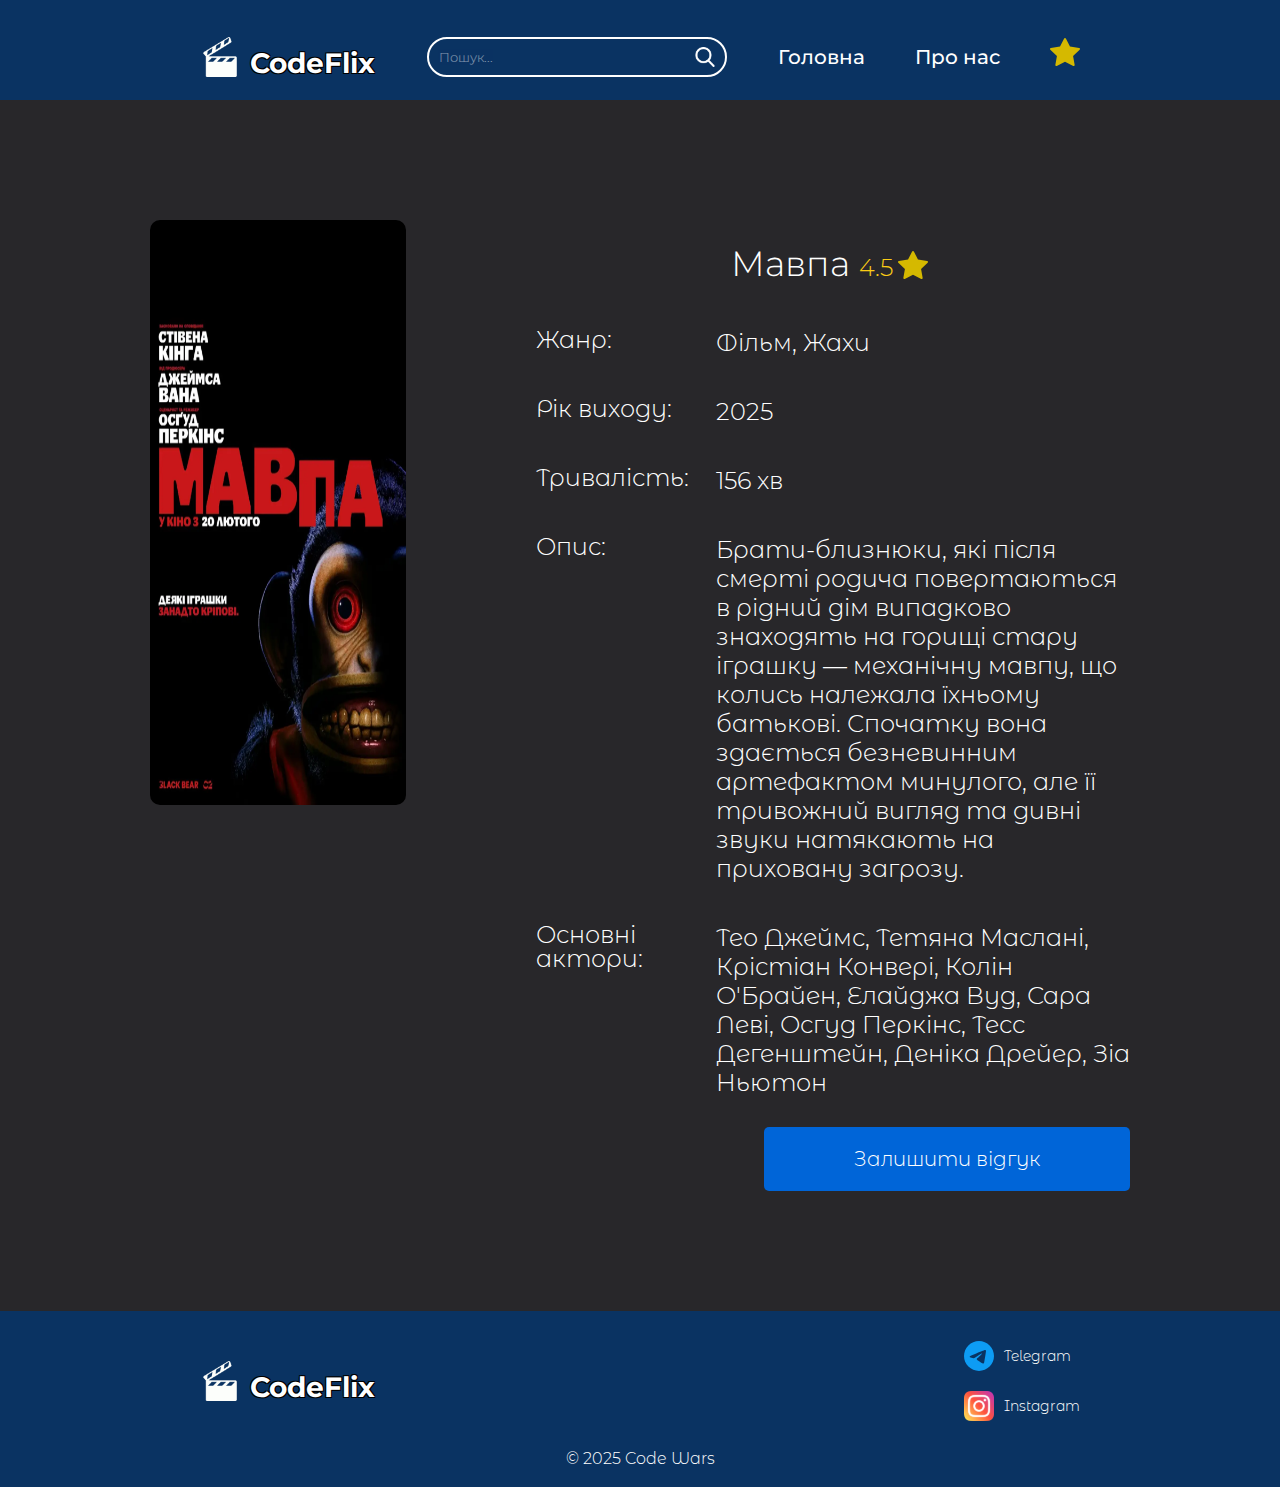
<file: monkey.html>
<!DOCTYPE html>
<html lang="en">
  <head>
    <meta charset="UTF-8" />
    <meta name="viewport" content="width=device-width, initial-scale=1.0" />
    <link rel="stylesheet" href="./monkey.css" />
    <title>CodeFlix</title>
  </head>
  <body>
    
    <header>
        <div class="header-container">
            <div class="header-content">
                <a href="#" class="header-logo"> CodeFlix </a>
                <form class="search-form">
                    <input type="text" placeholder="Пошук..." />
                    <button type="submit">
                        <img src="./images/search.png" alt="Пошук" />
                    </button>
                </form>
                <nav class="header-nav">
                    <a href="index.html"> Головна </a>
                    <a href="aboutUs.html"> Про нас </a>
                    <a href="#">
                        <img class="favorite-icon" src="./images/favotite.svg" alt="Улюблене" />
                    </a>
                </nav>
            </div>
        </div>
    </header>
    <main>
      <section class="movie-card">
       <div class="movie-poster"> <img src="./images/monkey.png" alt="monkey1" /></div>
        <div class="movie-info">
          <h2 class="movie-title">Мавпа <span class="movie-rating">4.5  <img class="favorite-icon" src="./images/favotite.svg" alt="#" /></span></h2>
        
          <div class="info-grid">
            <div class="info-label">Жанр:</div>
            <div class="info-value">Фільм, Жахи</div>
        
            <div class="info-label">Рік виходу:</div>
            <div class="info-value">2025</div>
        
            <div class="info-label">Тривалість:</div>
            <div class="info-value">156 хв</div>
        
            <div class="info-label">Опис:</div>
            <div class="info-value">
              <em>Брати-близнюки, які після смерті родича повертаються в рідний дім випадково знаходять на горищі стару іграшку — механічну мавпу, що колись належала їхньому батькові. Спочатку вона здається безневинним артефактом минулого, але її тривожний вигляд та дивні звуки натякають на приховану загрозу.</em>
            </div>
        
            <div class="info-label">Основні актори:</div>
            <div class="info-value">
              Тео Джеймс, Тетяна Маслані, Крістіан Конвері, Колін О'Брайен, Елайджа Вуд, Сара Леві, Осгуд Перкінс, Тесс Дегенштейн, Деніка Дрейер, Зіа Ньютон
            </div>
          </div>
        
          <div class="review-button-container">
            <button class="review-button">Залишити відгук</button>
          </div>
        </div>
      </section>
    </main>
    <footer>
    <div class="footer-container">
        <div class="footer-content">
            <a href="#" class="header-logo"> CodeFlix </a>
            <div class="contacts">
                <div class="network">
                    <a href="#">
                        <img class="network-icon" src="./images/telegram.svg" alt="Telegram" />
                        Telegram
                    </a>
                </div>
                <div class="network">
                    <a href="#">
                        <img class="network-icon" src="./images/instagram.svg" alt="Instagram" />
                        Instagram
                    </a>
                </div>
            </div>
        </div>
        <p class="copyright">© 2025 Code Wars</p>
    </div>
</footer>
  </body>
</html>
</file>
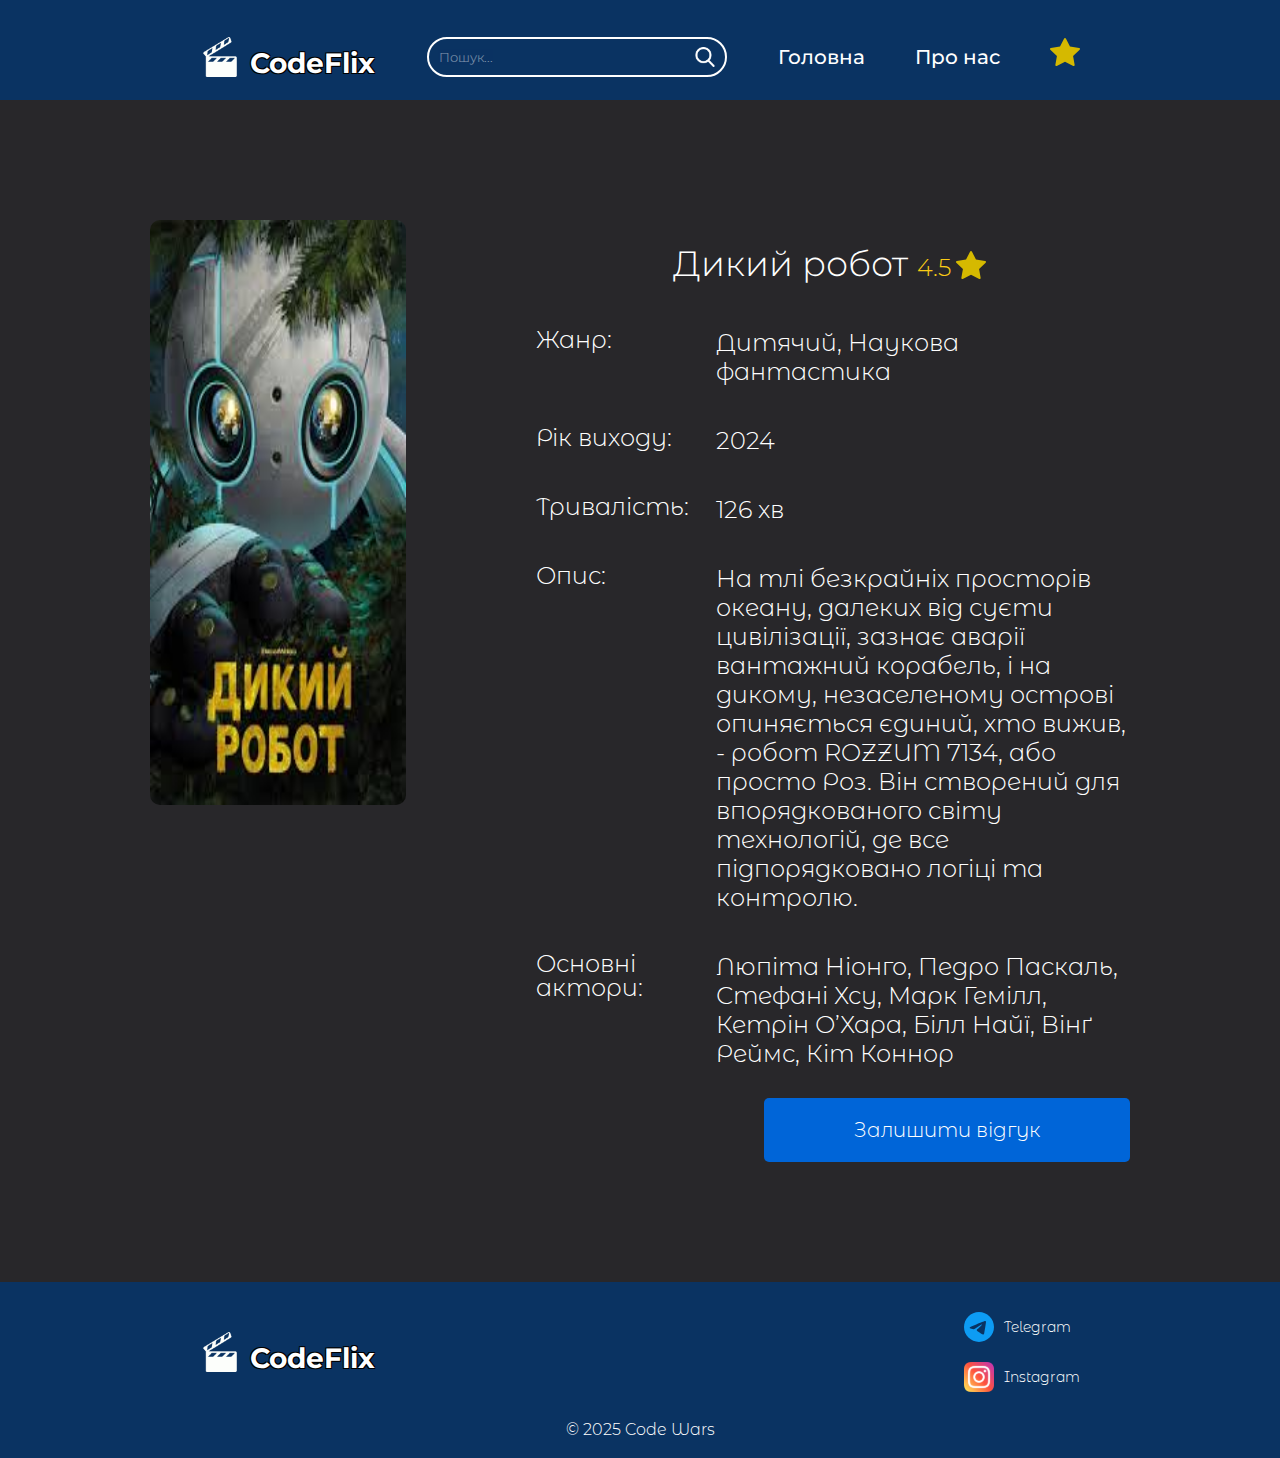
<file: robot.html>
<!DOCTYPE html>
<html lang="en">
  <head>
    <meta charset="UTF-8" />
    <meta name="viewport" content="width=device-width, initial-scale=1.0" />
    <link rel="stylesheet" href="robot.css" />
    <title>CodeFlix</title>
  </head>
  <body>
    
    <header>
        <div class="header-container">
            <div class="header-content">
                <a href="#" class="header-logo"> CodeFlix </a>
                <form class="search-form">
                    <input type="text" placeholder="Пошук..." />
                    <button type="submit">
                        <img src="./images/search.png" alt="Пошук" />
                    </button>
                </form>
                <nav class="header-nav">
                    <a href="index.html"> Головна </a>
                    <a href="aboutUs.html"> Про нас </a>
                    <a href="#">
                        <img class="favorite-icon" src="./images/favotite.svg" alt="Улюблене" />
                    </a>
                </nav>
            </div>
        </div>
    </header>
    <main>
      <section class="movie-card">
       <div class="movie-poster"> <img src="./images/robot.jpg" alt="robot" /></div>
        <div class="movie-info">
          <h2 class="movie-title">Дикий робот <span class="movie-rating">4.5  <img class="favorite-icon" src="./images/favotite.svg" alt="#" /></span></h2>
        
          <div class="info-grid">
            <div class="info-label">Жанр:</div>
            <div class="info-value">Дитячий, Наукова фантастика</div>
        
            <div class="info-label">Рік виходу:</div>
            <div class="info-value">2024</div>
        
            <div class="info-label">Тривалість:</div>
            <div class="info-value">126 хв</div>
        
            <div class="info-label">Опис:</div>
            <div class="info-value">
              <em>На тлі безкрайніх просторів океану, далеких від суєти цивілізації, зазнає аварії вантажний корабель, і на дикому, незаселеному острові опиняється єдиний, хто вижив, - робот ROZZUM 7134, або просто Роз. Він створений для впорядкованого світу технологій, де все підпорядковано логіці та контролю.</em>
            </div>
        
            <div class="info-label">Основні актори:</div>
            <div class="info-value">
              Люпіта Ніонго, Педро Паскаль, Стефані Хсу, Марк Гемілл, Кетрін О’Хара, Білл Найї, Вінґ Реймс, Кіт Коннор
            </div>
          </div>
        
          <div class="review-button-container">
            <button class="review-button">Залишити відгук</button>
          </div>
        </div>
      </section>
    </main>
    <footer>
    <div class="footer-container">
        <div class="footer-content">
            <a href="#" class="header-logo"> CodeFlix </a>
            <div class="contacts">
                <div class="network">
                    <a href="#">
                        <img class="network-icon" src="./images/telegram.svg" alt="Telegram" />
                        Telegram
                    </a>
                </div>
                <div class="network">
                    <a href="#">
                        <img class="network-icon" src="./images/instagram.svg" alt="Instagram" />
                        Instagram
                    </a>
                </div>
            </div>
        </div>
        <p class="copyright">© 2025 Code Wars</p>
    </div>
</footer>
  </body>
</html>
</file>
<file: monkey.css>
@import url("https://fonts.googleapis.com/css2?family=Montserrat:ital,wght@0,100..900;1,100..900&display=swap");
@import url("https://fonts.googleapis.com/css2?family=Montserrat+Alternates:ital,wght@0,100;0,200;0,300;0,400;0,500;0,600;0,700;0,800;0,900;1,100;1,200;1,300;1,400;1,500;1,600;1,700;1,800;1,900&display=swap");

/* Обнулення */
* {
  padding: 0;
  margin: 0;
  border: 0;
  box-sizing: border-box;
  font-family: "Montserrat Alternates", sans-serif;
  font-weight: 300;
  font-style: normal;
}

html,
body {
  height: 100%;
  width: 100%;
  font-size: 14px;
  background-color: #28272a;

  line-height: 1;
}

ol,
ul {
  list-style: none;
}

a {
  text-decoration: none;
  color: #fff;
  font-family: "Montserrat Alternates", sans-serif;
}

button {
  cursor: pointer;
}

/* ----------------------------------------------------------- */
/* Загальні блоки */
h2 {
  font-family: "Montserrat", serif;
}

.movie-card {
  display: flex;
  justify-content: space-evenly;
  gap: 60px;
  padding: 120px 150px;
  color: #fff;
  background-color: #28272a;
  font-family: "Montserrat Alternates", sans-serif;
}

.movie-poster {
  border-radius: 10px;
}

.movie-poster img {
  display: block;
  border-radius: 10px;
  width: 20vw;
  height: 65vh;
}

.movie-info {
  max-width: 1000px;
  padding-left: 70px;
}

.movie-title {
  line-height: 2.5;
  text-align: center;
  font-size: 35px;
  margin-bottom: 20px;
  font-family: "Montserrat", serif;
}

.info-grid {
  display: grid;
  grid-template-columns: 150px 1fr;
  gap: 10px 30px;
  font-size: 20px;
  align-items: start;
}
.info-label {
  text-align: left;
  font-family: "Montserrat Alternas", serif;
  padding-bottom: 30px;
  font-size: 24px;
  font-family: "Montserrat Alternates", sans-serif;
  font-weight: 300;
}
.info-value {
  line-height: normal;
  font-size: 24px;
  text-align: left;
  font-family: "Montserrat Alternates", sans-serif;
  font-weight: 300;
  padding-bottom: 30px;
}

.movie-rating {
  display: inline-flex;
  align-items: center;
  gap: 5px;

  font-size: 24px;
  color: #facc15;
  padding-right: 8px;
}

.review-button-container {
  display: flex;
  justify-content: right;
}

.review-button {
  padding: 20px 90px;
  background-color: #0065d8;
  color: white;
  border-radius: 5px;
  font-size: 20px;
  border: none;
  transition: background-color 0.3s;
}

.review-button:hover {
  background-color: #051322;
}

/* ----------------------------------------------------------- */
/* Header */
header {
  width: 100%;
  height: 100px;
}

.header-container {
  background-color: #0a3362;
}

.header-content {
  display: flex;
  justify-content: space-between;
  align-items: center;
  padding: 30px 200px;
  color: #fff;
}

.header-logo::before {
  content: "";
  display: block;
  background-image: url("./images/logo-icon.png");
  background-position: center;
  background-size: cover;
  background-repeat: no-repeat;
  width: 40px;
  height: 40px;
}

.header-logo {
  margin-right: 0;
  color: inherit;
  text-shadow: -1px -1px 0 black, 1px -1px 0 black, -1px 1px 0 black,
    1px 1px 0 black;
  font-size: 28px;
  font-family: "Montserrat", sans-serif;
  font-weight: 700;
  display: flex;
  align-items: flex-end;
  gap: 10px;
}

.header-nav {
  display: flex;
  justify-content: center;
  align-items: center;
  gap: 50px;
  padding: 0;
  margin: 0;
  font-size: 20px;
}

.header-nav a {
  position: relative;
  padding: 10px 0;
  transition: color 0.3s;
  font-weight: 500;
  color: #fff;
  font-family: "Montserrat", sans-serif;
}

.header-nav a::after {
  content: "";
  position: absolute;
  left: 50%;
  bottom: -4px;
  width: 0;
  height: 2px;
  background-color: #2188ff;
  transition: width 0.3s ease, left 0.3s ease;
}

.header-nav a:hover {
  color: #2188ff;
}

.header-nav a:hover::after {
  width: 100%;
  left: 0;
}

.favorite-icon {
  height: 30px;
  width: 30px;
  transform: translateY(-3px);
}

.search-form {
  display: flex;
  border: 2px solid #ffffff;
  border-radius: 20px;
  overflow: hidden;
  width: 300px;
  height: 40px;
  background-color: transparent;
}
.search-form input {
  flex: 1;
  border: none;
  padding: 0 10px;
  background-color: transparent;
  color: white;
  outline: none;
  font-family: "Montserrat", sans-serif;
}

input::placeholder {
  color: #fff;
  opacity: 0.5;
  font-family: "Montserrat", sans-serif;
}

.search-form button {
  border: none;
  background: none;
  padding: 0 10px;
  cursor: pointer;
  display: flex;
  align-items: center;
  justify-content: center;
}

.search-form img {
  width: 20px;
  height: 20px;
}

.logo-icon {
  margin-right: 10px;
  width: 40px;
  height: 40px;
}

/* ----------------------------------------------------------- */
/* Footer */
footer {
  width: 100%;
  flex-shrink: 0;
}

.footer-container {
  background-color: #0a3362;
}

.footer-content {
  display: flex;
  justify-content: space-between;
  align-items: center;
  padding: 30px 200px;
  color: #fff;
}

.contacts {
  display: flex;
  flex-direction: column;
  gap: 20px;
}

.network a {
  display: flex;
  align-items: center;
  gap: 10px;
}

.network-icon {
  height: 30px;
  width: 30px;
}

footer a {
  font-family: "Montserrat Alternates", sans-serif;
}

.copyright {
  color: #fff;
  display: flex;
  justify-content: center;
  padding-bottom: 20px;
  font-family: "Montserrat Alternates", sans-serif;
  font-size: 16px;
}

.movie-rating {
  font-size: 24px;
  padding-right: 8px;
}
</file>
<file: robot.css>
@import url("https://fonts.googleapis.com/css2?family=Montserrat:ital,wght@0,100..900;1,100..900&display=swap");
@import url("https://fonts.googleapis.com/css2?family=Montserrat+Alternates:ital,wght@0,100;0,200;0,300;0,400;0,500;0,600;0,700;0,800;0,900;1,100;1,200;1,300;1,400;1,500;1,600;1,700;1,800;1,900&display=swap");

/* Обнулення */
* {
  padding: 0;
  margin: 0;
  border: 0;
  box-sizing: border-box;
  font-family: "Montserrat Alternates", sans-serif;
  font-weight: 300;
  font-style: normal;
}

html,
body {
  height: 100%;
  width: 100%;
  font-size: 14px;
  background-color: #28272a;

  line-height: 1;
}

ol,
ul {
  list-style: none;
}

a {
  text-decoration: none;
  color: #fff;
  font-family: "Montserrat Alternates", sans-serif;
}

button {
  cursor: pointer;
}

/* ----------------------------------------------------------- */
/* Загальні блоки */
h2 {
  font-family: "Montserrat", serif;
}

.movie-card {
  display: flex;
  justify-content: space-evenly;
  gap: 60px;
  padding: 120px 150px;
  color: #fff;
  background-color: #28272a;
  font-family: "Montserrat Alternates", sans-serif;
}

.movie-poster {
  border-radius: 10px;
}

.movie-poster img {
  width: 100%;
  height: auto;
  display: block;
  border-radius: 10px;
  width: 20vw;
  height: 65vh;
}

.movie-info {
  max-width: 1000px;
  padding-left: 70px;
}

.movie-title {
  line-height: 2.5;
  text-align: center;
  font-size: 35px;
  margin-bottom: 20px;
  font-family: "Montserrat", serif;
}

.info-grid {
  display: grid;
  grid-template-columns: 150px 1fr;
  gap: 10px 30px;
  font-size: 20px;
  align-items: start;
}
.info-label {
  text-align: left;
  font-family: "Montserrat Alternas", serif;
  padding-bottom: 30px;
  font-size: 24px;
  font-family: "Montserrat Alternates", sans-serif;
  font-weight: 300;
}
.info-value {
  line-height: normal;
  font-size: 24px;
  text-align: left;
  font-family: "Montserrat Alternates", sans-serif;
  font-weight: 300;
  padding-bottom: 30px;
}

.movie-rating {
  display: inline-flex;
  align-items: center;
  gap: 5px;

  font-size: 24px;
  color: #facc15;
  padding-right: 8px;
}

.review-button-container {
  display: flex;
  justify-content: right;
}

.review-button {
  padding: 20px 90px;
  background-color: #0065d8;
  color: white;
  border-radius: 5px;
  font-size: 20px;
  border: none;
  transition: background-color 0.3s;
}

.review-button:hover {
  background-color: #051322;
}

/* ----------------------------------------------------------- */
/* Header */
header {
  width: 100%;
  height: 100px;
}

.header-container {
  background-color: #0a3362;
}

.header-content {
  display: flex;
  justify-content: space-between;
  align-items: center;
  padding: 30px 200px;
  color: #fff;
}

.header-logo::before {
  content: "";
  display: block;
  background-image: url("./images/logo-icon.png");
  background-position: center;
  background-size: cover;
  background-repeat: no-repeat;
  width: 40px;
  height: 40px;
}

.header-logo {
  margin-right: 0;
  color: inherit;
  text-shadow: -1px -1px 0 black, 1px -1px 0 black, -1px 1px 0 black,
    1px 1px 0 black;
  font-size: 28px;
  font-family: "Montserrat", sans-serif;
  font-weight: 700;
  display: flex;
  align-items: flex-end;
  gap: 10px;
}

.header-nav {
  display: flex;
  justify-content: center;
  align-items: center;
  gap: 50px;
  padding: 0;
  margin: 0;
  font-size: 20px;
}

.header-nav a {
  position: relative;
  padding: 10px 0;
  transition: color 0.3s;
  font-weight: 500;
  color: #fff;
  font-family: "Montserrat", sans-serif;
}

.header-nav a::after {
  content: "";
  position: absolute;
  left: 50%;
  bottom: -4px;
  width: 0;
  height: 2px;
  background-color: #2188ff;
  transition: width 0.3s ease, left 0.3s ease;
}

.header-nav a:hover {
  color: #2188ff;
}

.header-nav a:hover::after {
  width: 100%;
  left: 0;
}

.favorite-icon {
  height: 30px;
  width: 30px;
  transform: translateY(-3px);
}

.search-form {
  display: flex;
  border: 2px solid #ffffff;
  border-radius: 20px;
  overflow: hidden;
  width: 300px;
  height: 40px;
  background-color: transparent;
}
.search-form input {
  flex: 1;
  border: none;
  padding: 0 10px;
  background-color: transparent;
  color: white;
  outline: none;
  font-family: "Montserrat", sans-serif;
}

input::placeholder {
  color: #fff;
  opacity: 0.5;
  font-family: "Montserrat", sans-serif;
}

.search-form button {
  border: none;
  background: none;
  padding: 0 10px;
  cursor: pointer;
  display: flex;
  align-items: center;
  justify-content: center;
}

.search-form img {
  width: 20px;
  height: 20px;
}

.logo-icon {
  margin-right: 10px;
  width: 40px;
  height: 40px;
}

/* ----------------------------------------------------------- */
/* Footer */
footer {
  width: 100%;
  flex-shrink: 0;
}

.footer-container {
  background-color: #0a3362;
}

.footer-content {
  display: flex;
  justify-content: space-between;
  align-items: center;
  padding: 30px 200px;
  color: #fff;
}

.contacts {
  display: flex;
  flex-direction: column;
  gap: 20px;
}

.network a {
  display: flex;
  align-items: center;
  gap: 10px;
}

.network-icon {
  height: 30px;
  width: 30px;
}

footer a {
  font-family: "Montserrat Alternates", sans-serif;
}

.copyright {
  color: #fff;
  display: flex;
  justify-content: center;
  padding-bottom: 20px;
  font-family: "Montserrat Alternates", sans-serif;
  font-size: 16px;
}

.movie-rating {
  font-size: 24px;
  padding-right: 8px;
}
</file>
